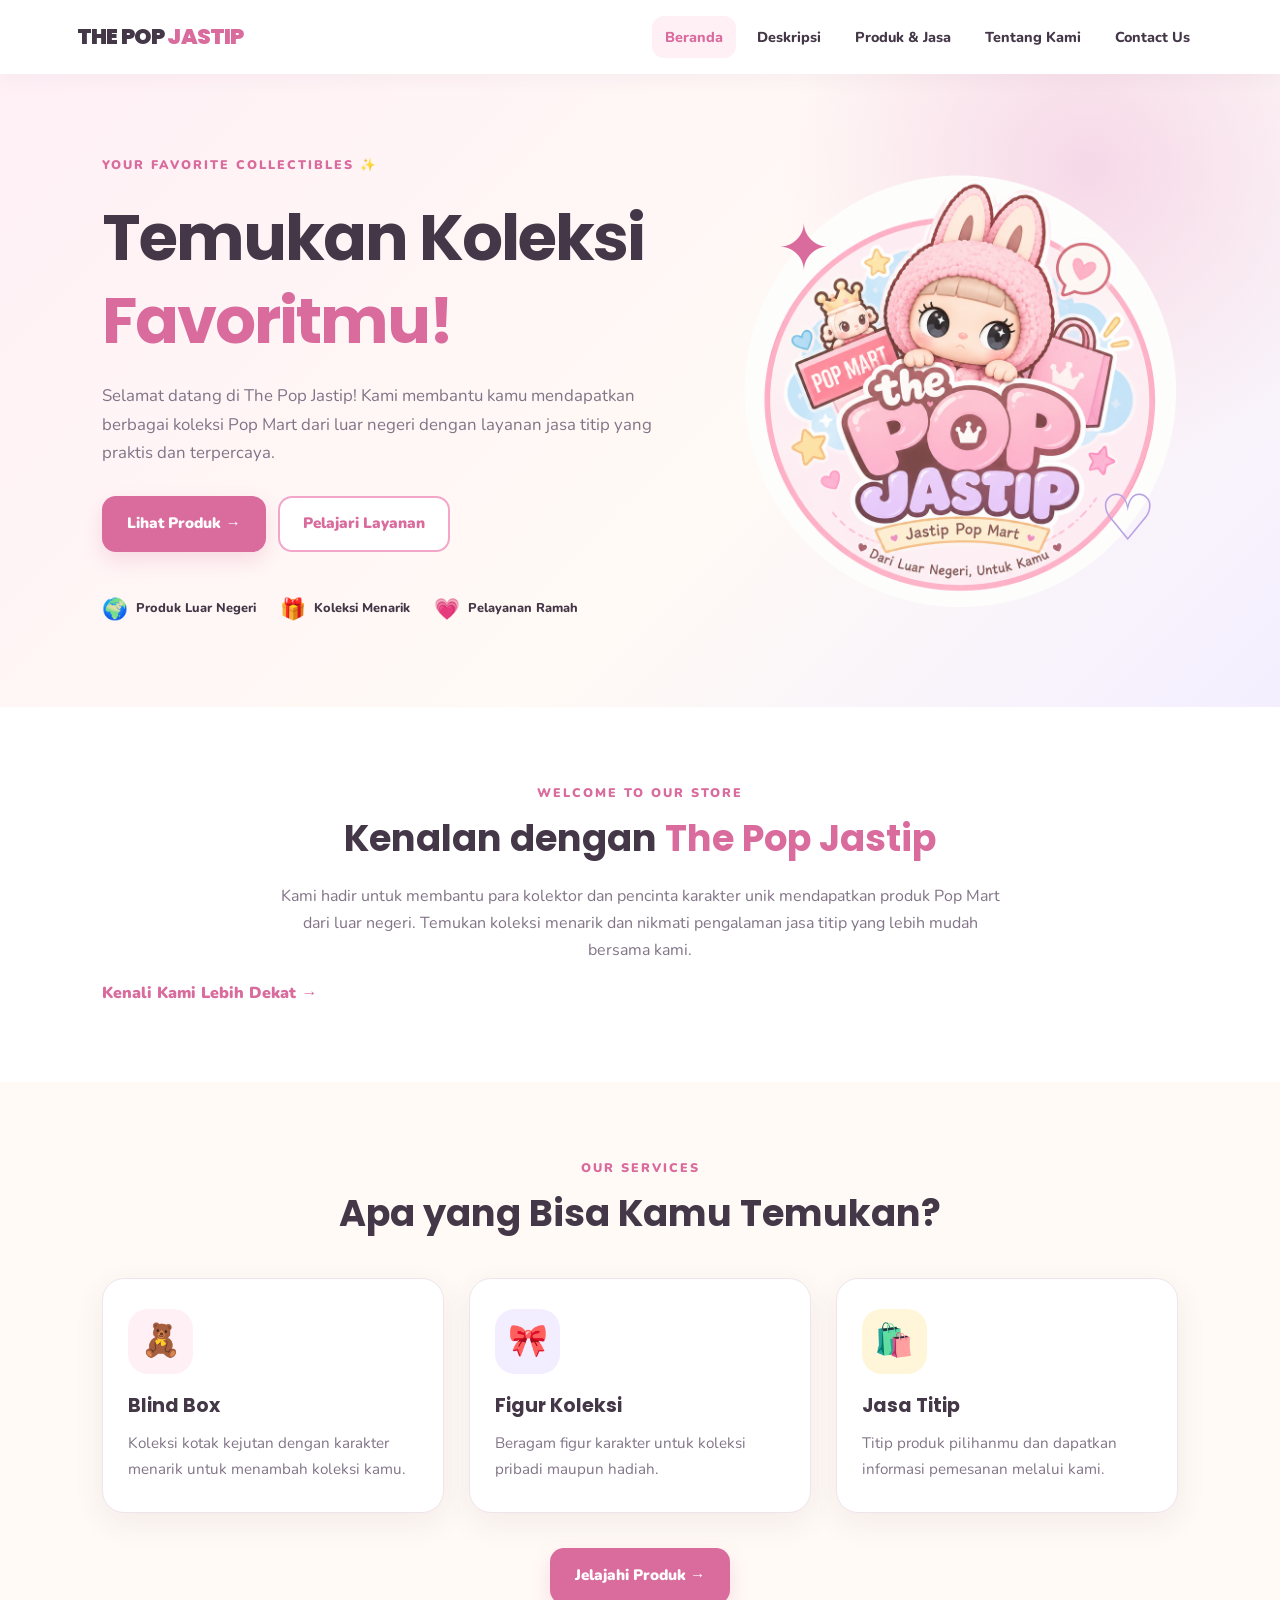
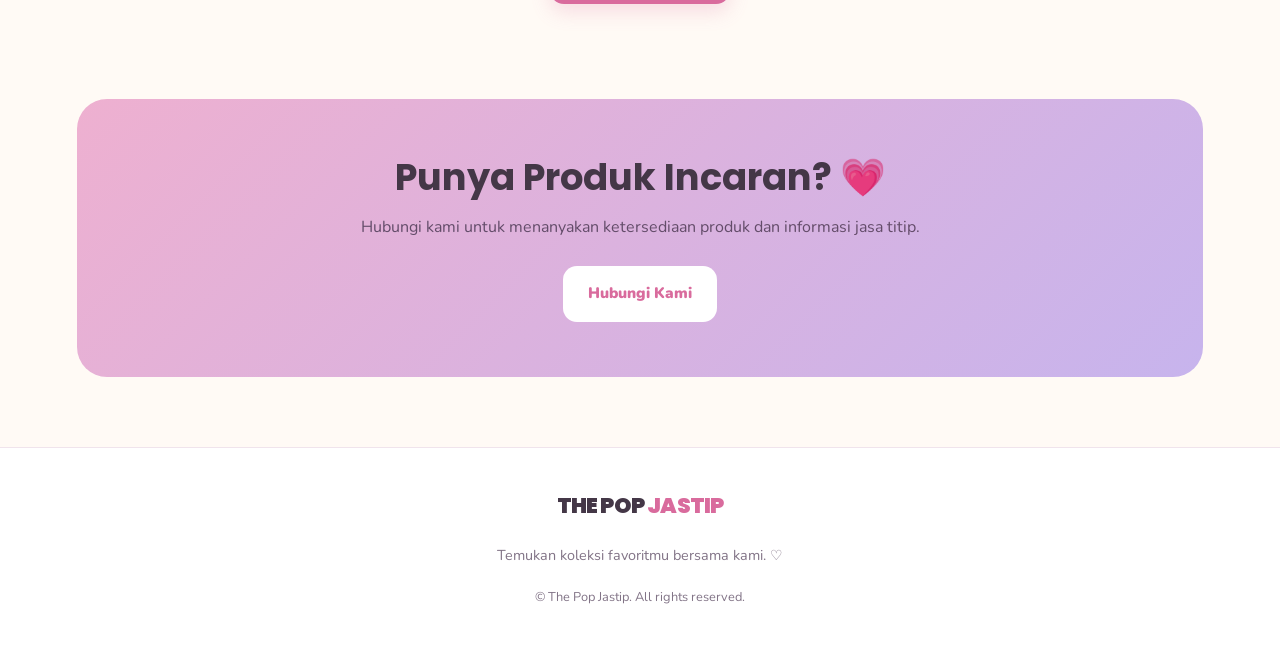
<file: index.html>
<!DOCTYPE html>
<html lang="id">
<head>
    <meta charset="UTF-8">
    <meta name="viewport" content="width=device-width, initial-scale=1.0">
    <title>The Pop Jastip | Beranda</title>
    <link rel="stylesheet" href="style.css">
    <script src="script.js" defer></script>
</head><script src="script.js"></script>
</body>
</html>
<body>

<header class="navbar">
    <a href="index.html" class="logo">THE POP <span>JASTIP</span></a>

    <button class="menu-toggle" id="menuToggle"
        aria-label="Buka menu navigasi"
        aria-expanded="false">☰</button>

    <nav class="nav-links" id="navLinks">
        <a href="index.html" class="active">Beranda</a>
        <a href="deskripsi.html">Deskripsi</a>
        <a href="produk.html">Produk & Jasa</a>
        <a href="tentang.html">Tentang Kami</a>
        <a href="kontak.html">Contact Us</a>
    </nav>
</header>

<main>
    <section class="hero">
        <div class="hero-content">
            <p class="label">YOUR FAVORITE COLLECTIBLES ✨</p>

            <h1>
                Temukan Koleksi<br>
                <span>Favoritmu!</span>
            </h1>

            <p class="hero-description">
                Selamat datang di The Pop Jastip!
                Kami membantu kamu mendapatkan berbagai
                koleksi Pop Mart dari luar negeri dengan
                layanan jasa titip yang praktis dan terpercaya.
            </p>

            <div class="hero-buttons">
                <a href="produk.html" class="btn btn-primary">
                    Lihat Produk →
                </a>

                <a href="deskripsi.html" class="btn btn-outline">
                    Pelajari Layanan
                </a>
            </div>

            <div class="hero-features">
                <div>
                    <strong>🌍</strong>
                    <span>Produk Luar Negeri</span>
                </div>

                <div>
                    <strong>🎁</strong>
                    <span>Koleksi Menarik</span>
                </div>

                <div>
                    <strong>💗</strong>
                    <span>Pelayanan Ramah</span>
                </div>
            </div>
        </div>

        <div class="hero-visual">
            <div class="decor decor-one">✦</div>
            <div class="decor decor-two">♡</div>

            
                <h2><img src="logo-bulat.png.png"
     alt="Logo The Pop Jastip"
     class="hero-logo"></h2>
            
            </div>
        </div>
    </section>

    <section class="section welcome-section">
        <p class="section-label">WELCOME TO OUR STORE</p>
        <h2>Kenalan dengan <span>The Pop Jastip</span></h2>

        <p class="section-description">
            Kami hadir untuk membantu para kolektor dan pencinta
            karakter unik mendapatkan produk Pop Mart dari luar negeri.
            Temukan koleksi menarik dan nikmati pengalaman jasa titip
            yang lebih mudah bersama kami.
        </p>

        <a href="tentang.html" class="text-link">
            Kenali Kami Lebih Dekat →
        </a>
    </section>

    <section class="section">
        <p class="section-label">OUR SERVICES</p>
        <h2>Apa yang Bisa Kamu Temukan?</h2>

        <div class="card-grid">
            <article class="info-card">
                <div class="card-icon">🧸</div>
                <h3>Blind Box</h3>
                <p>
                    Koleksi kotak kejutan dengan karakter
                    menarik untuk menambah koleksi kamu.
                </p>
            </article>

            <article class="info-card">
                <div class="card-icon">🎀</div>
                <h3>Figur Koleksi</h3>
                <p>
                    Beragam figur karakter untuk koleksi
                    pribadi maupun hadiah.
                </p>
            </article>

            <article class="info-card">
                <div class="card-icon">🛍️</div>
                <h3>Jasa Titip</h3>
                <p>
                    Titip produk pilihanmu dan dapatkan
                    informasi pemesanan melalui kami.
                </p>
            </article>
        </div>

        <div class="center-button">
            <a href="produk.html" class="btn btn-primary">
                Jelajahi Produk →
            </a>
        </div>
    </section>

    <section class="cta-section">
        <h2>Punya Produk Incaran? 💗</h2>
        <p>
            Hubungi kami untuk menanyakan ketersediaan
            produk dan informasi jasa titip.
        </p>
        <a href="kontak.html" class="btn btn-white">
            Hubungi Kami
        </a>
    </section>
</main>

<footer class="footer">
    <a href="index.html" class="logo">THE POP <span>JASTIP</span></a>
    <p>Temukan koleksi favoritmu bersama kami. ♡</p>
    <p class="copyright">
        &copy; <span id="currentYear"></span> The Pop Jastip.
        All rights reserved.
    </p>
</footer>

</body>
</html>
</file>
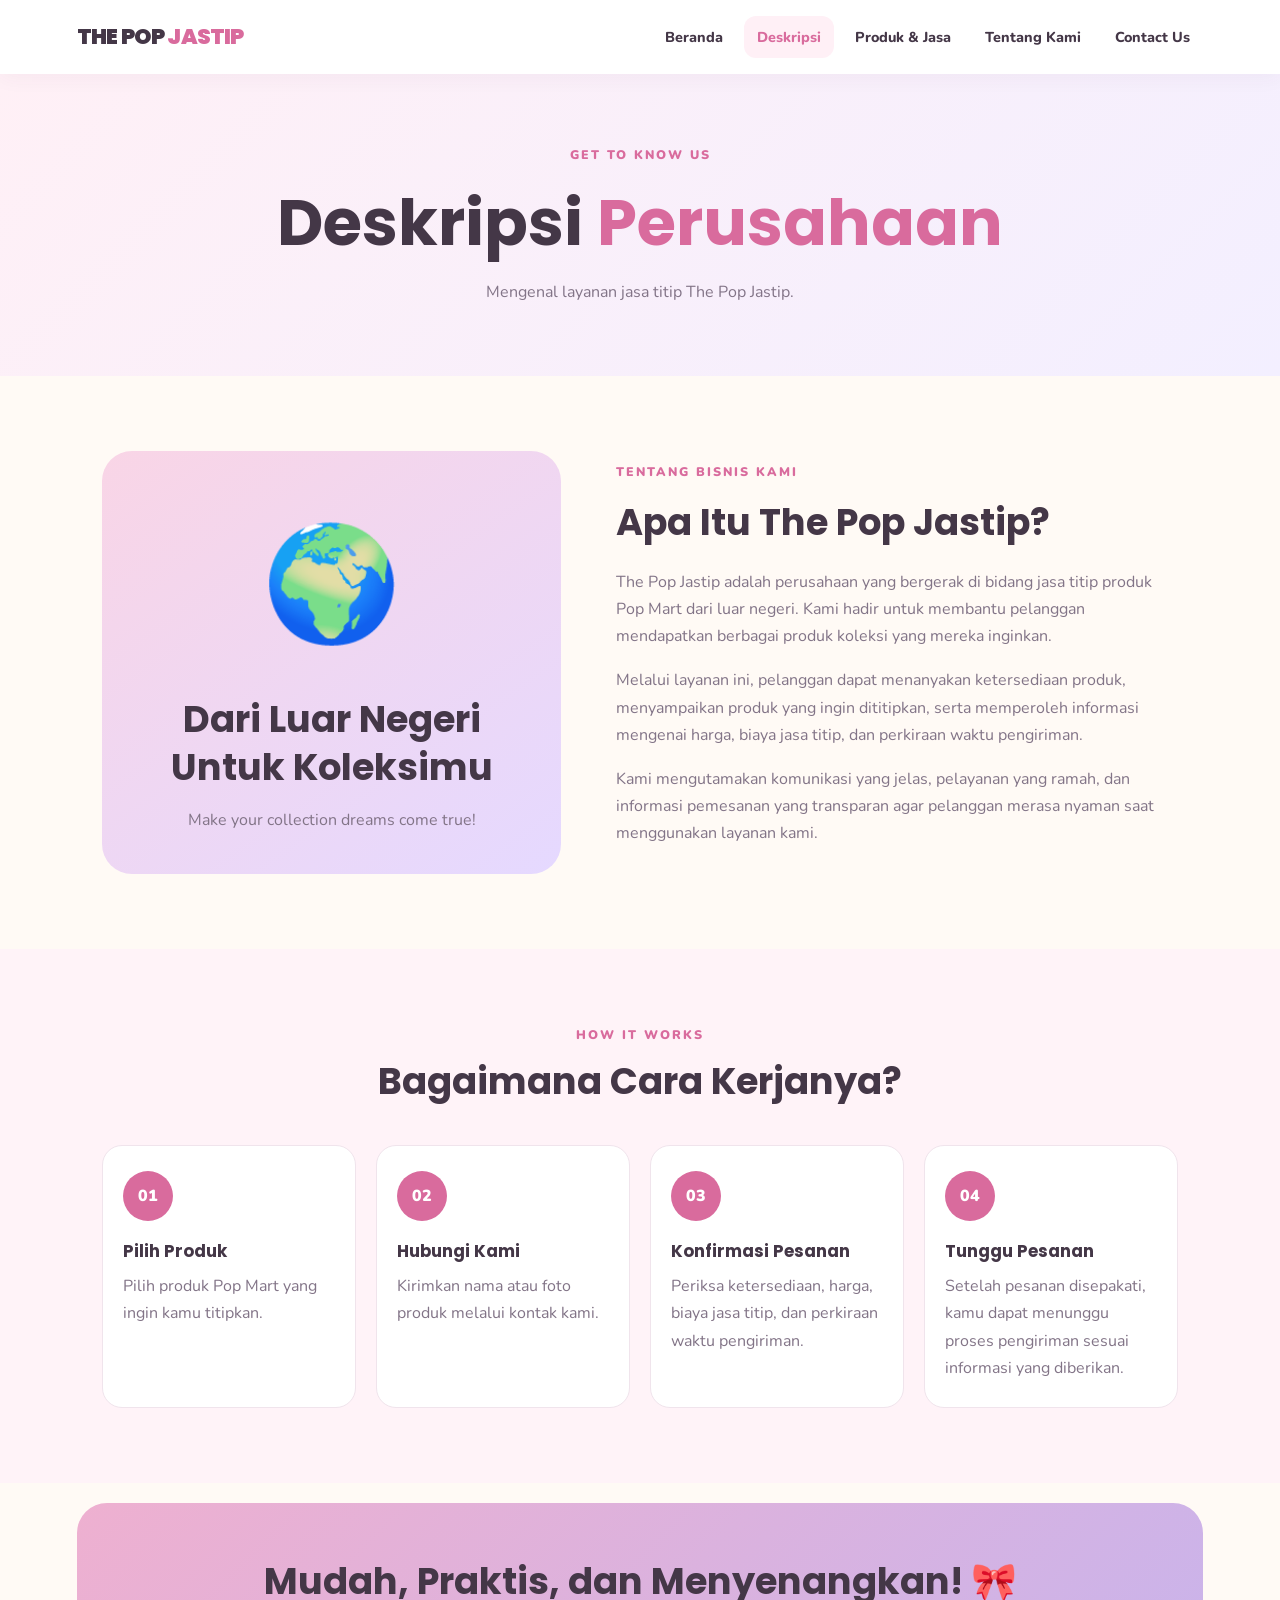
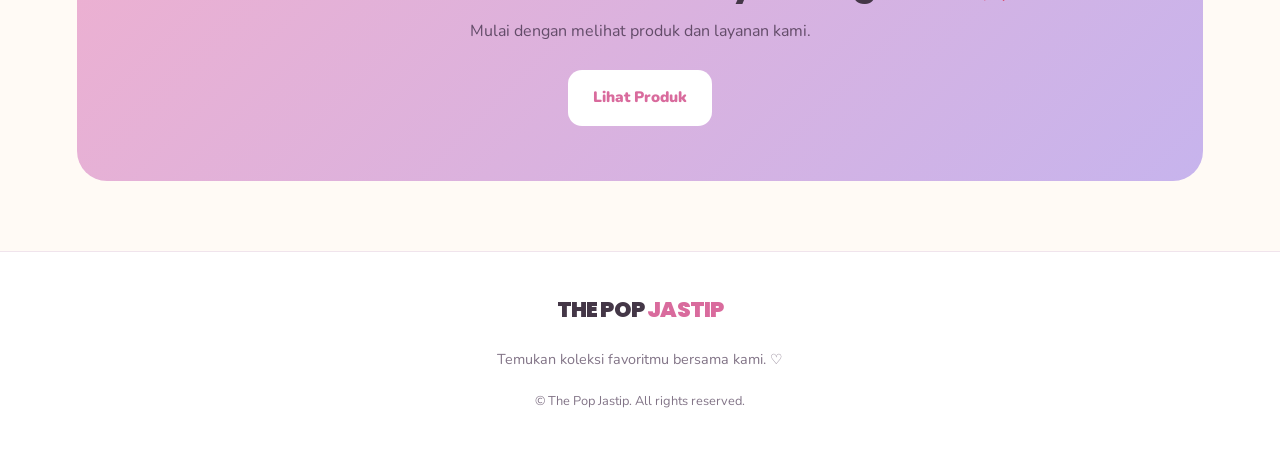
<file: deskripsi.html>
<!DOCTYPE html>
<html lang="id">
<head>
    <meta charset="UTF-8">
    <meta name="viewport" content="width=device-width, initial-scale=1.0">
    <title>The Pop Jastip | Deskripsi Perusahaan</title>
    <link rel="stylesheet" href="style.css">
    <script src="script.js" defer></script>
</head><script src="script.js"></script>
</body>
</html>
<body>

<header class="navbar">
    <a href="index.html" class="logo">THE POP <span>JASTIP</span></a>

    <button class="menu-toggle" id="menuToggle"
        aria-label="Buka menu navigasi"
        aria-expanded="false">☰</button>

    <nav class="nav-links" id="navLinks">
        <a href="index.html">Beranda</a>
        <a href="deskripsi.html" class="active">Deskripsi</a>
        <a href="produk.html">Produk & Jasa</a>
        <a href="tentang.html">Tentang Kami</a>
        <a href="kontak.html">Contact Us</a>
    </nav>
</header>

<main>
    <section class="page-banner">
        <p class="section-label">GET TO KNOW US</p>
        <h1>Deskripsi <span>Perusahaan</span></h1>
        <p>Mengenal layanan jasa titip The Pop Jastip.</p>
    </section>

    <section class="section two-column">
        <div class="illustration-box">
            <div class="big-emoji">🌍</div>
            <h2>Dari Luar Negeri<br>Untuk Koleksimu</h2>
            <p>Make your collection dreams come true!</p>
        </div>

        <div class="text-content">
            <p class="section-label">TENTANG BISNIS KAMI</p>
            <h2>Apa Itu The Pop Jastip?</h2>

            <p>
                The Pop Jastip adalah perusahaan yang bergerak
                di bidang jasa titip produk Pop Mart dari luar negeri.
                Kami hadir untuk membantu pelanggan mendapatkan
                berbagai produk koleksi yang mereka inginkan.
            </p>

            <p>
                Melalui layanan ini, pelanggan dapat menanyakan
                ketersediaan produk, menyampaikan produk yang ingin
                dititipkan, serta memperoleh informasi mengenai harga,
                biaya jasa titip, dan perkiraan waktu pengiriman.
            </p>

            <p>
                Kami mengutamakan komunikasi yang jelas, pelayanan
                yang ramah, dan informasi pemesanan yang transparan
                agar pelanggan merasa nyaman saat menggunakan layanan kami.
            </p>
        </div>
    </section>

    <section class="section soft-section">
        <p class="section-label">HOW IT WORKS</p>
        <h2>Bagaimana Cara Kerjanya?</h2>

        <div class="steps-grid">
            <article class="step-card">
                <div class="step-number">01</div>
                <h3>Pilih Produk</h3>
                <p>Pilih produk Pop Mart yang ingin kamu titipkan.</p>
            </article>

            <article class="step-card">
                <div class="step-number">02</div>
                <h3>Hubungi Kami</h3>
                <p>Kirimkan nama atau foto produk melalui kontak kami.</p>
            </article>

            <article class="step-card">
                <div class="step-number">03</div>
                <h3>Konfirmasi Pesanan</h3>
                <p>
                    Periksa ketersediaan, harga, biaya jasa titip,
                    dan perkiraan waktu pengiriman.
                </p>
            </article>

            <article class="step-card">
                <div class="step-number">04</div>
                <h3>Tunggu Pesanan</h3>
                <p>
                    Setelah pesanan disepakati, kamu dapat
                    menunggu proses pengiriman sesuai informasi
                    yang diberikan.
                </p>
            </article>
        </div>
    </section>

    <section class="cta-section">
        <h2>Mudah, Praktis, dan Menyenangkan! 🎀</h2>
        <p>Mulai dengan melihat produk dan layanan kami.</p>
        <a href="produk.html" class="btn btn-white">Lihat Produk</a>
    </section>
</main>

<footer class="footer">
    <a href="index.html" class="logo">THE POP <span>JASTIP</span></a>
    <p>Temukan koleksi favoritmu bersama kami. ♡</p>
    <p class="copyright">
        &copy; <span id="currentYear"></span> The Pop Jastip.
        All rights reserved.
    </p>
</footer>

</body>
</html>
</file>
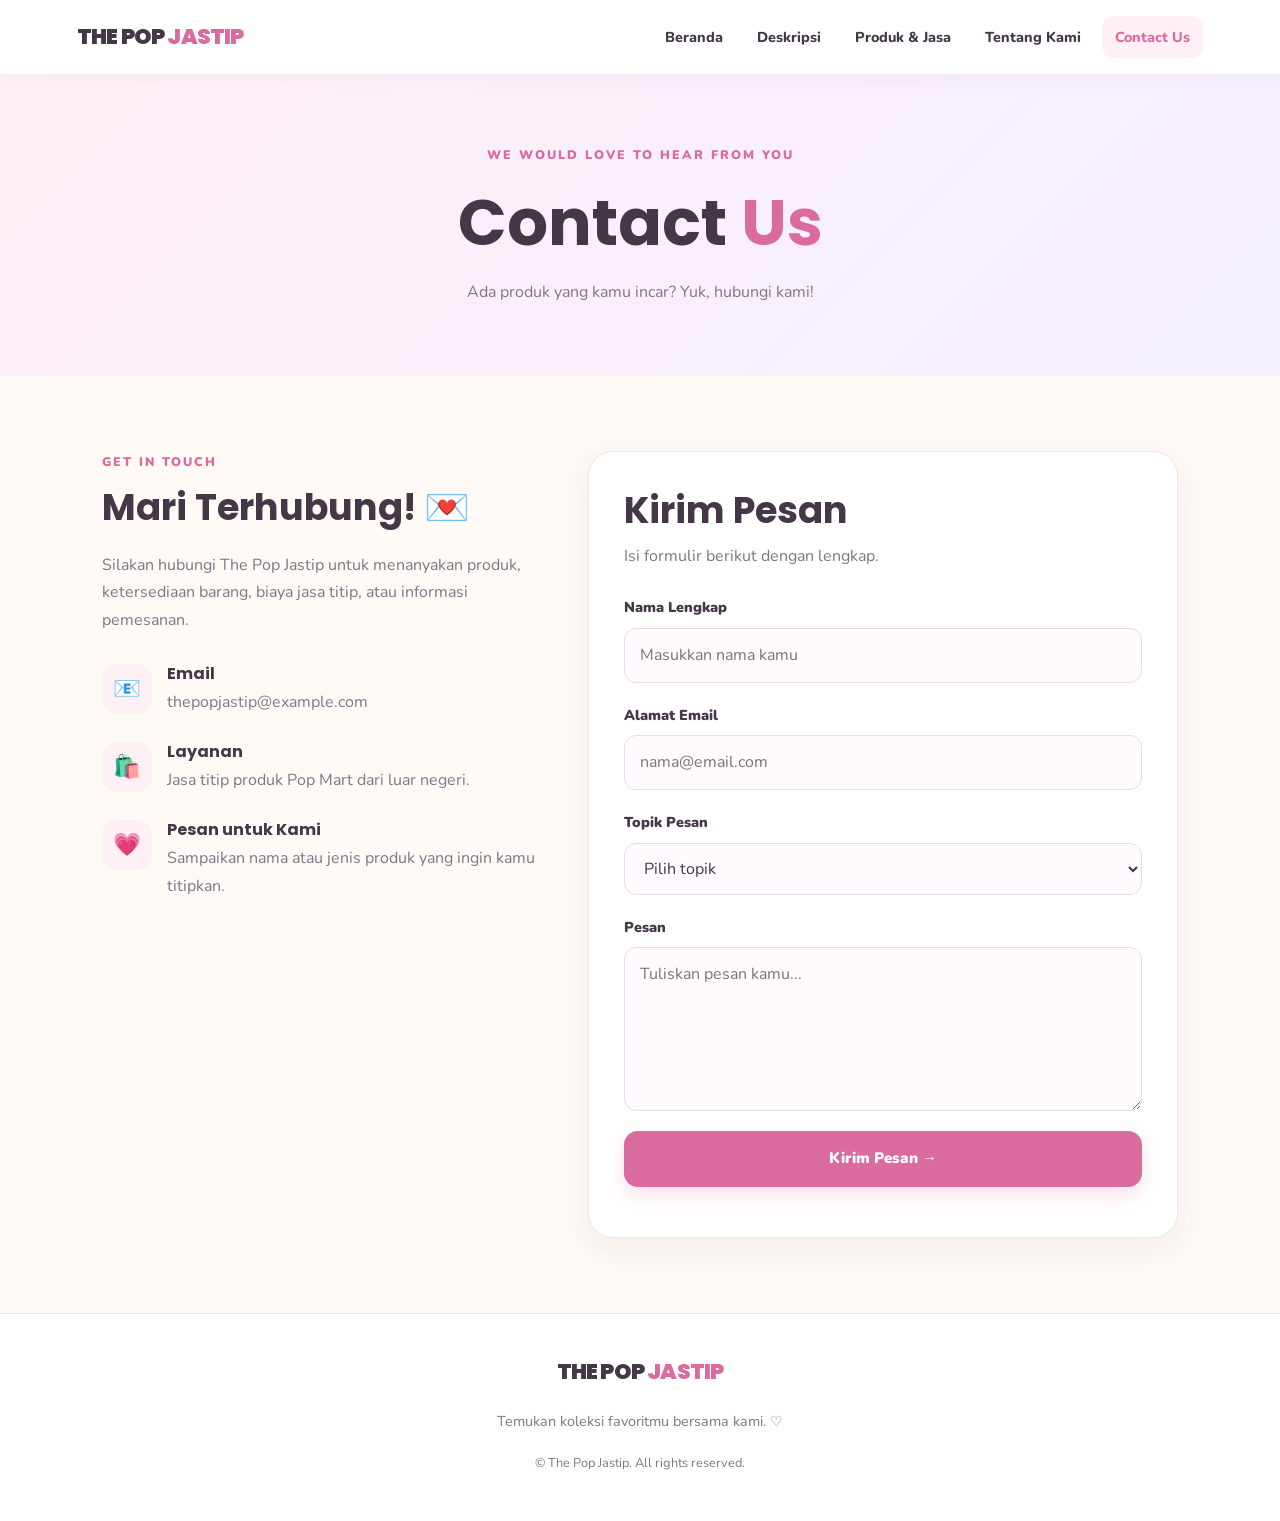
<file: kontak.html>
<!DOCTYPE html>
<html lang="id">
<head>
    <meta charset="UTF-8">
    <meta name="viewport" content="width=device-width, initial-scale=1.0">
    <title>The Pop Jastip | Contact Us</title>
    <link rel="stylesheet" href="style.css">
    <script src="script.js" defer></script>
</head> <script src="script.js"></script>
</body>
</html>
<body>

<header class="navbar">
    <a href="index.html" class="logo">THE POP <span>JASTIP</span></a>

    <button class="menu-toggle" id="menuToggle"
        aria-label="Buka menu navigasi"
        aria-expanded="false">☰</button>

    <nav class="nav-links" id="navLinks">
        <a href="index.html">Beranda</a>
        <a href="deskripsi.html">Deskripsi</a>
        <a href="produk.html">Produk & Jasa</a>
        <a href="tentang.html">Tentang Kami</a>
        <a href="kontak.html" class="active">Contact Us</a>
    </nav>
</header>

<main>
    <section class="page-banner">
        <p class="section-label">WE WOULD LOVE TO HEAR FROM YOU</p>
        <h1>Contact <span>Us</span></h1>
        <p>Ada produk yang kamu incar? Yuk, hubungi kami!</p>
    </section>

    <section class="section contact-layout">
        <div class="contact-info">
            <p class="section-label">GET IN TOUCH</p>
            <h2>Mari Terhubung! 💌</h2>

            <p>
                Silakan hubungi The Pop Jastip untuk menanyakan
                produk, ketersediaan barang, biaya jasa titip,
                atau informasi pemesanan.
            </p>

            <div class="contact-item">
                <span>📧</span>
                <div>
                    <h3>Email</h3>
                    <p>thepopjastip@example.com</p>
                </div>
            </div>

            <div class="contact-item">
                <span>🛍️</span>
                <div>
                    <h3>Layanan</h3>
                    <p>Jasa titip produk Pop Mart dari luar negeri.</p>
                </div>
            </div>

            <div class="contact-item">
                <span>💗</span>
                <div>
                    <h3>Pesan untuk Kami</h3>
                    <p>
                        Sampaikan nama atau jenis produk yang
                        ingin kamu titipkan.
                    </p>
                </div>
            </div>
        </div>

        <div class="contact-form-box">
            <h2>Kirim Pesan</h2>
            <p>Isi formulir berikut dengan lengkap.</p>

            <form id="contactForm">
                <div class="form-group">
                    <label for="nama">Nama Lengkap</label>
                    <input
                        type="text"
                        id="nama"
                        name="nama"
                        placeholder="Masukkan nama kamu"
                        required>
                </div>

                <div class="form-group">
                    <label for="email">Alamat Email</label>
                    <input
                        type="email"
                        id="email"
                        name="email"
                        placeholder="nama@email.com"
                        required>
                </div>

                <div class="form-group">
                    <label for="topik">Topik Pesan</label>
                    <select id="topik" name="topik" required>
                        <option value="">Pilih topik</option>
                        <option value="Tanya Produk">Tanya Produk</option>
                        <option value="Jasa Titip">Jasa Titip</option>
                        <option value="Informasi Harga">Informasi Harga</option>
                        <option value="Informasi Pengiriman">Informasi Pengiriman</option>
                        <option value="Lainnya">Lainnya</option>
                    </select>
                </div>

                <div class="form-group">
                    <label for="pesan">Pesan</label>
                    <textarea
                        id="pesan"
                        name="pesan"
                        rows="5"
                        placeholder="Tuliskan pesan kamu..."
                        required></textarea>
                </div>

                <button type="submit" class="btn btn-primary submit-btn">
                    Kirim Pesan →
                </button>

                <p id="formMessage" class="form-message"
                    role="status" aria-live="polite"></p>
            </form>
        </div>
    </section>
</main>

<footer class="footer">
    <a href="index.html" class="logo">THE POP <span>JASTIP</span></a>
    <p>Temukan koleksi favoritmu bersama kami. ♡</p>
    <p class="copyright">
        &copy; <span id="currentYear"></span> The Pop Jastip.
        All rights reserved.
    </p>
</footer>

</body>
</html>
</file>
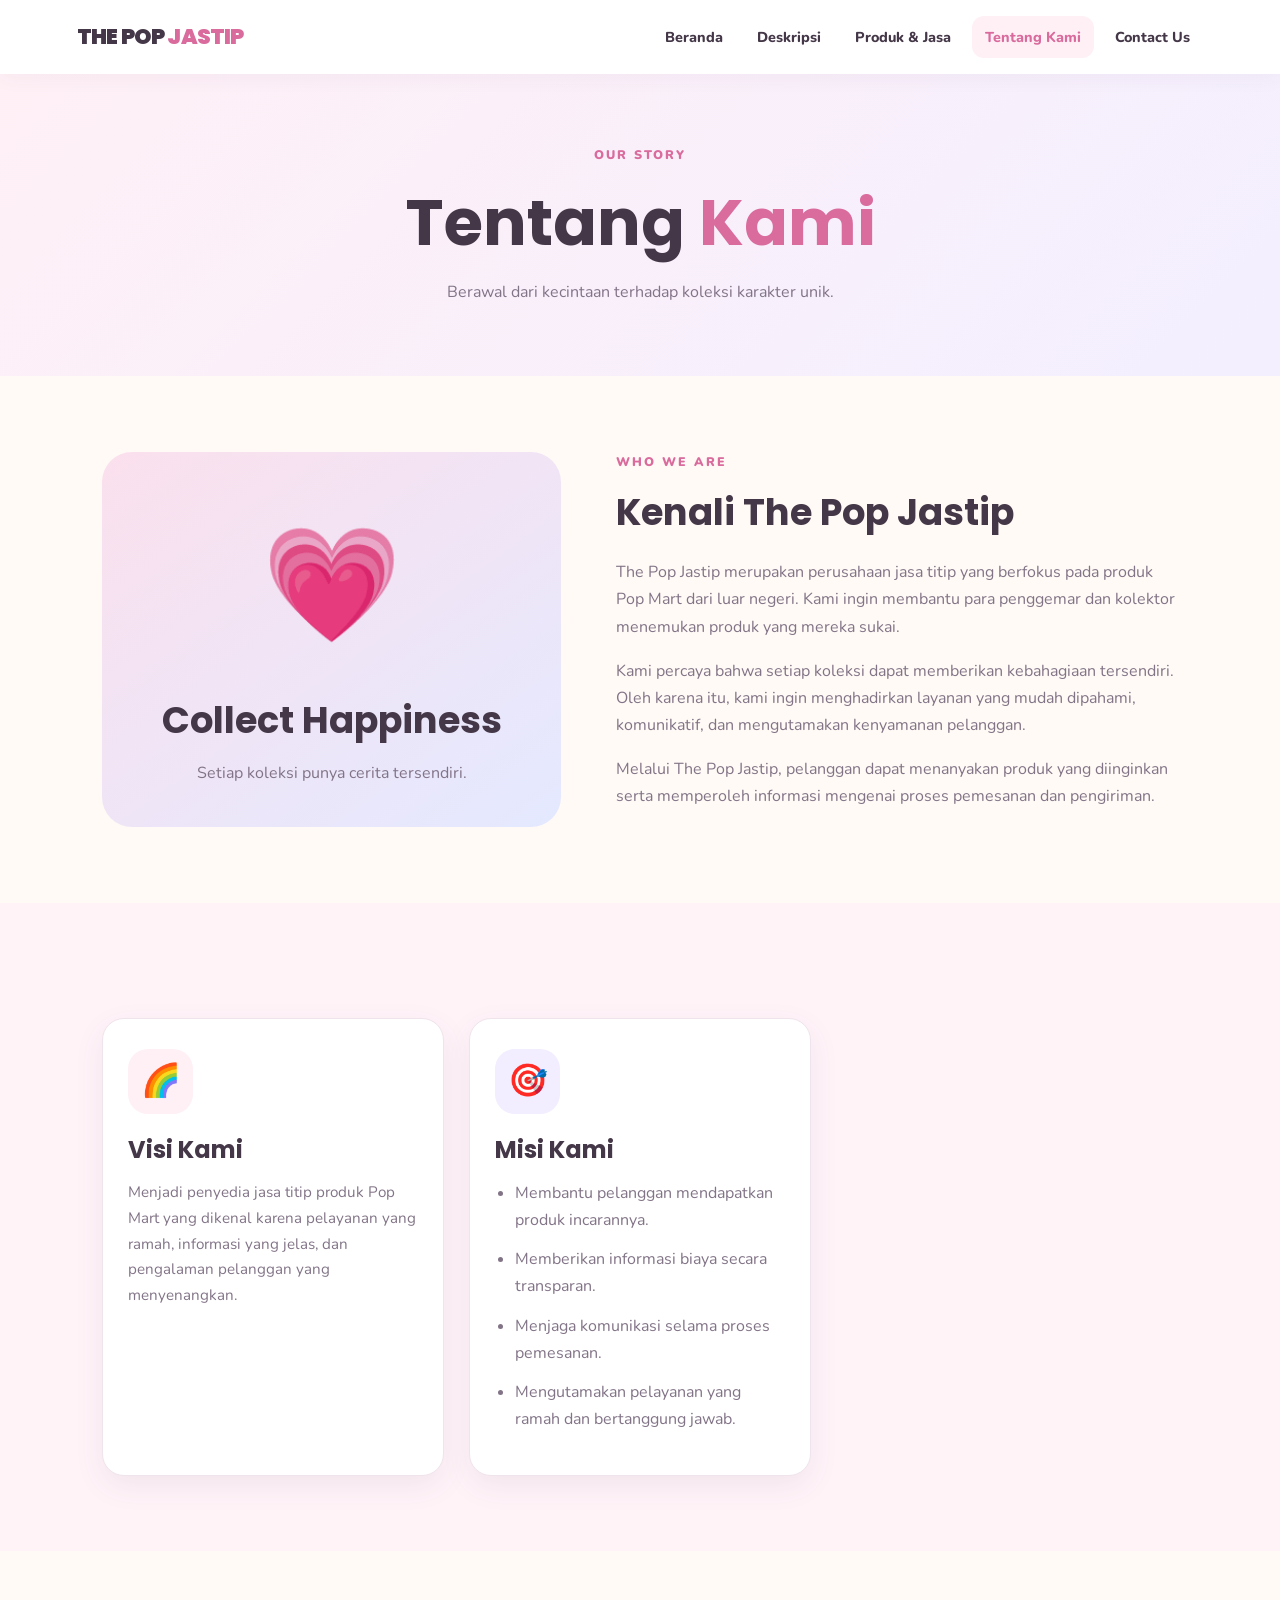
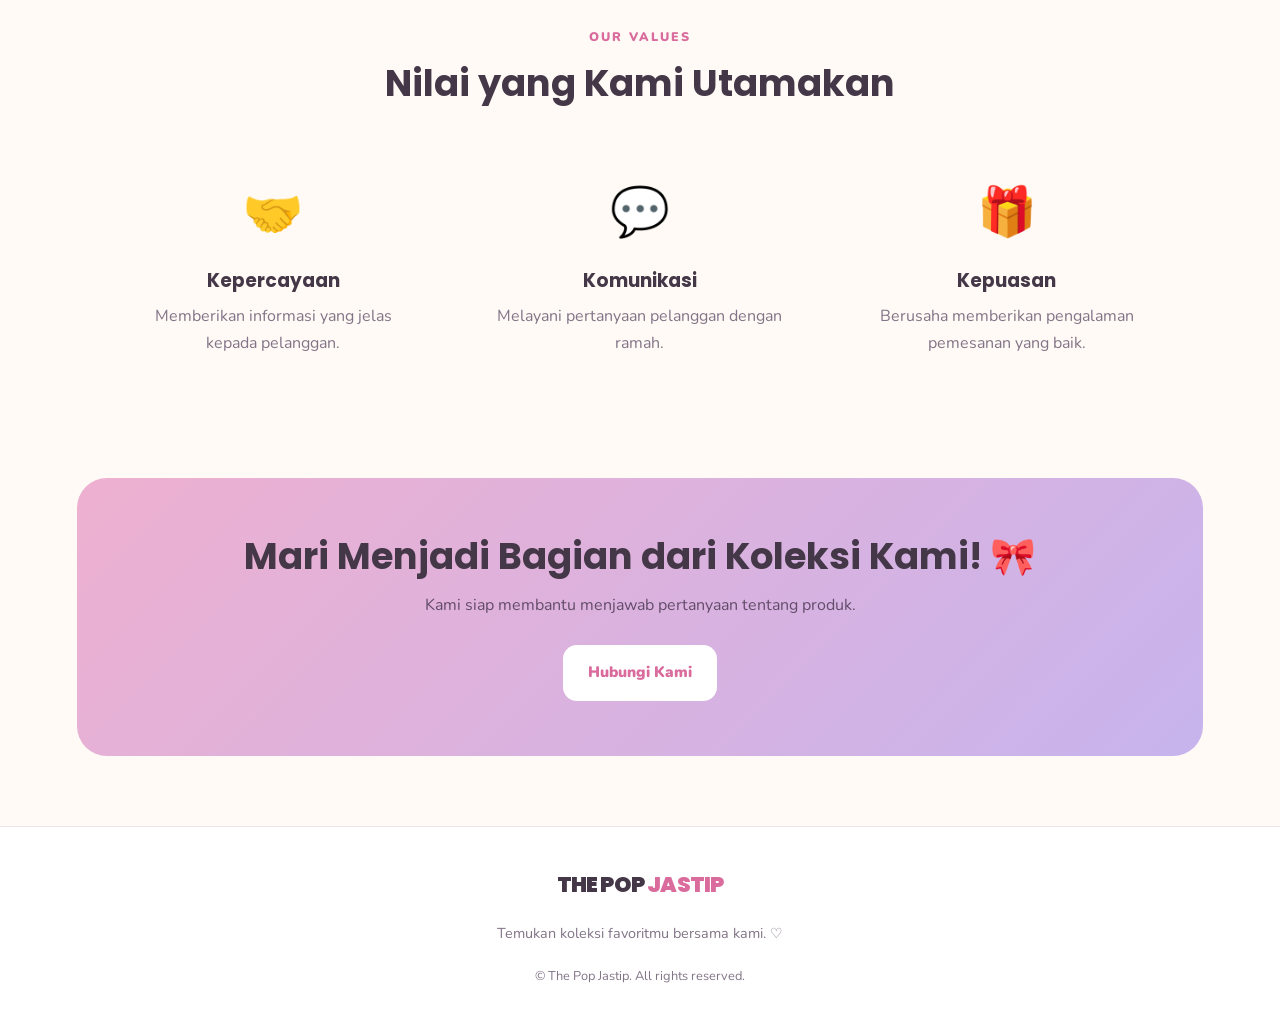
<file: tentang.html>
<!DOCTYPE html>
<html lang="id">
<head>
    <meta charset="UTF-8">
    <meta name="viewport" content="width=device-width, initial-scale=1.0">
    <title>The Pop Jastip | Tentang Kami</title>
    <link rel="stylesheet" href="style.css">
    <script src="script.js" defer></script>
</head><script src="script.js"></script>
</body>
</html>
<body>

<header class="navbar">
    <a href="index.html" class="logo">THE POP <span>JASTIP</span></a>

    <button class="menu-toggle" id="menuToggle"
        aria-label="Buka menu navigasi"
        aria-expanded="false">☰</button>

    <nav class="nav-links" id="navLinks">
        <a href="index.html">Beranda</a>
        <a href="deskripsi.html">Deskripsi</a>
        <a href="produk.html">Produk & Jasa</a>
        <a href="tentang.html" class="active">Tentang Kami</a>
        <a href="kontak.html">Contact Us</a>
    </nav>
</header>

<main>
    <section class="page-banner">
        <p class="section-label">OUR STORY</p>
        <h1>Tentang <span>Kami</span></h1>
        <p>Berawal dari kecintaan terhadap koleksi karakter unik.</p>
    </section>

    <section class="section two-column">
        <div class="illustration-box about-illustration">
            <div class="big-emoji">💗</div>
            <h2>Collect Happiness</h2>
            <p>Setiap koleksi punya cerita tersendiri.</p>
        </div>

        <div class="text-content">
            <p class="section-label">WHO WE ARE</p>
            <h2>Kenali The Pop Jastip</h2>

            <p>
                The Pop Jastip merupakan perusahaan jasa titip
                yang berfokus pada produk Pop Mart dari luar negeri.
                Kami ingin membantu para penggemar dan kolektor
                menemukan produk yang mereka sukai.
            </p>

            <p>
                Kami percaya bahwa setiap koleksi dapat memberikan
                kebahagiaan tersendiri. Oleh karena itu, kami ingin
                menghadirkan layanan yang mudah dipahami, komunikatif,
                dan mengutamakan kenyamanan pelanggan.
            </p>

            <p>
                Melalui The Pop Jastip, pelanggan dapat menanyakan
                produk yang diinginkan serta memperoleh informasi
                mengenai proses pemesanan dan pengiriman.
            </p>
        </div>
    </section>

    <section class="section soft-section">
        <div class="card-grid">
            <article class="info-card vision-card">
                <div class="card-icon">🌈</div>
                <h2>Visi Kami</h2>
                <p>
                    Menjadi penyedia jasa titip produk Pop Mart
                    yang dikenal karena pelayanan yang ramah,
                    informasi yang jelas, dan pengalaman pelanggan
                    yang menyenangkan.
                </p>
            </article>

            <article class="info-card vision-card">
                <div class="card-icon">🎯</div>
                <h2>Misi Kami</h2>
                <ul class="mission-list">
                    <li>Membantu pelanggan mendapatkan produk incarannya.</li>
                    <li>Memberikan informasi biaya secara transparan.</li>
                    <li>Menjaga komunikasi selama proses pemesanan.</li>
                    <li>Mengutamakan pelayanan yang ramah dan bertanggung jawab.</li>
                </ul>
            </article>
        </div>
    </section>

    <section class="section">
        <p class="section-label">OUR VALUES</p>
        <h2>Nilai yang Kami Utamakan</h2>

        <div class="values-grid">
            <div class="value-item">
                <span>🤝</span>
                <h3>Kepercayaan</h3>
                <p>Memberikan informasi yang jelas kepada pelanggan.</p>
            </div>

            <div class="value-item">
                <span>💬</span>
                <h3>Komunikasi</h3>
                <p>Melayani pertanyaan pelanggan dengan ramah.</p>
            </div>

            <div class="value-item">
                <span>🎁</span>
                <h3>Kepuasan</h3>
                <p>Berusaha memberikan pengalaman pemesanan yang baik.</p>
            </div>
        </div>
    </section>

    <section class="cta-section">
        <h2>Mari Menjadi Bagian dari Koleksi Kami! 🎀</h2>
        <p>Kami siap membantu menjawab pertanyaan tentang produk.</p>
        <a href="kontak.html" class="btn btn-white">Hubungi Kami</a>
    </section>
</main>

<footer class="footer">
    <a href="index.html" class="logo">THE POP <span>JASTIP</span></a>
    <p>Temukan koleksi favoritmu bersama kami. ♡</p>
    <p class="copyright">
        &copy; <span id="currentYear"></span> The Pop Jastip.
        All rights reserved.
    </p>
</footer>

</body>
</html>
</file>
<file: style.css>
/* =====================================
   THE POP JASTIP - MAIN STYLESHEET
===================================== */

@import url('https://fonts.googleapis.com/css2?family=Nunito:wght@400;500;600;700;800;900&family=Poppins:wght@400;500;600;700;800&display=swap');

:root {
    --pink: #f3a6c8;
    --pink-dark: #d96b9d;
    --pink-light: #fff0f6;
    --purple: #b8a1e3;
    --purple-light: #f2edff;
    --yellow: #ffe7a3;
    --blue-light: #e4f3ff;
    --cream: #fffaf5;
    --white: #ffffff;
    --text: #443747;
    --text-light: #827487;
    --border: #f0e4ec;
    --shadow: 0 10px 30px rgba(100, 65, 100, 0.08);
    --radius: 22px;
}

/* RESET */

* {
    margin: 0;
    padding: 0;
    box-sizing: border-box;
}

html {
    scroll-behavior: smooth;
    scroll-padding-top: 100px;
}

body {
    font-family: 'Nunito', sans-serif;
    color: var(--text);
    background: var(--cream);
    line-height: 1.7;
}

a {
    color: inherit;
    text-decoration: none;
}

button,
input,
select,
textarea {
    font: inherit;
}

button,
a {
    -webkit-tap-highlight-color: transparent;
}

img {
    max-width: 100%;
    display: block;
}

h1,
h2,
h3 {
    font-family: 'Poppins', sans-serif;
    line-height: 1.3;
}

h1 {
    font-size: clamp(2.2rem, 5vw, 4rem);
}

h2 {
    font-size: clamp(1.6rem, 3vw, 2.3rem);
}

p {
    color: var(--text-light);
}

/* NAVIGATION */

.navbar {
    position: sticky;
    top: 0;
    z-index: 1000;

    display: flex;
    align-items: center;
    justify-content: space-between;
    gap: 24px;

    padding: 16px 6%;
    background: rgba(255, 255, 255, 0.96);
    backdrop-filter: blur(12px);

    box-shadow: 0 3px 20px rgba(80, 50, 80, 0.05);
}

.logo {
    font-family: 'Poppins', sans-serif;
    font-size: 1.35rem;
    font-weight: 900;
    letter-spacing: -0.8px;
    color: var(--text);
    white-space: nowrap;
}

.logo span {
    color: var(--pink-dark);
}

.nav-links {
    display: flex;
    align-items: center;
    gap: 8px;
}

.nav-links a {
    padding: 9px 13px;
    border-radius: 12px;
    font-size: 0.9rem;
    font-weight: 800;
    transition: 0.25s;
}

.nav-links a:hover,
.nav-links a.active {
    color: var(--pink-dark);
    background: var(--pink-light);
}

.menu-toggle {
    display: none;
    border: none;
    background: var(--pink-light);
    color: var(--pink-dark);
    border-radius: 12px;
    padding: 8px 13px;
    font-size: 1.5rem;
    cursor: pointer;
}

/* BUTTONS */

.btn {
    display: inline-flex;
    justify-content: center;
    align-items: center;
    gap: 8px;

    padding: 13px 23px;
    border: 2px solid transparent;
    border-radius: 14px;

    font-size: 0.95rem;
    font-weight: 900;
    text-align: center;

    cursor: pointer;
    transition: transform 0.25s, box-shadow 0.25s,
                background 0.25s;
}

.btn:hover {
    transform: translateY(-3px);
}

.btn-primary {
    background: var(--pink-dark);
    color: var(--white);
    box-shadow: 0 8px 20px rgba(217, 107, 157, 0.2);
}

.btn-primary:hover {
    background: #c9558a;
    box-shadow: 0 12px 25px rgba(217, 107, 157, 0.3);
}

.btn-outline {
    border-color: var(--pink);
    color: var(--pink-dark);
    background: var(--white);
}

.btn-outline:hover {
    background: var(--pink-light);
}

.btn-white {
    color: var(--pink-dark);
    background: var(--white);
}

.btn-white:hover {
    box-shadow: 0 8px 20px rgba(80, 50, 80, 0.12);
}

.text-link {
    display: inline-block;
    margin-top: 15px;
    color: var(--pink-dark);
    font-weight: 900;
}

.text-link:hover {
    text-decoration: underline;
}

/* HOMEPAGE HERO */

.hero {
    display: grid;
    grid-template-columns: 1.15fr 0.85fr;
    align-items: center;
    gap: 50px;

    padding: 80px 8%;
    overflow: hidden;

    background:
        radial-gradient(circle at 85% 15%, #f6d8e8 0, transparent 25%),
        linear-gradient(135deg, #fff0f6, #fffaf5 60%, #f4efff);
}

.hero-content {
    max-width: 650px;
}

.label,
.section-label {
    color: var(--pink-dark);
    font-size: 0.78rem;
    font-weight: 900;
    letter-spacing: 2px;
}

.hero h1 {
    margin: 20px 0;
    letter-spacing: -2px;
}

.hero h1 span,
.page-banner h1 span {
    color: var(--pink-dark);
}

.hero-description {
    max-width: 550px;
    margin-bottom: 28px;
    font-size: 1.05rem;
}

.hero-buttons {
    display: flex;
    flex-wrap: wrap;
    gap: 12px;
}

.hero-features {
    display: flex;
    flex-wrap: wrap;
    gap: 24px;
    margin-top: 40px;
}

.hero-features div {
    display: flex;
    align-items: center;
    gap: 8px;
}

.hero-features strong {
    font-size: 1.3rem;
}

.hero-features span {
    font-size: 0.8rem;
    font-weight: 800;
}

.hero-visual {
    position: relative;
    display: flex;
    align-items: center;
    justify-content: center;
    min-height: 390px;
}

.hero-card {
    position: relative;
    z-index: 1;

    width: min(100%, 330px);
    padding: 35px 25px;
    text-align: center;

    border: 5px solid rgba(255, 255, 255, 0.8);
    border-radius: 35px;

    background: linear-gradient(145deg, #f8c6df, #e5d7ff);
    box-shadow: 0 25px 50px rgba(120, 80, 130, 0.15);

    transform: rotate(3deg);
}

.hero-emoji {
    font-size: 7rem;
    margin-bottom: 10px;
    filter: drop-shadow(0 10px 10px rgba(80, 50, 80, 0.12));
}

.hero-card-label {
    color: #9e5480;
    font-size: 0.7rem;
    font-weight: 900;
    letter-spacing: 2px;
}

.hero-card h2 {
    margin: 10px 0;
    font-size: 1.5rem;
}

.hero-sticker {
    display: inline-block;
    margin-top: 20px;
    padding: 8px 13px;

    color: #92547d;
    background: white;
    border-radius: 30px;

    font-size: 0.7rem;
    font-weight: 900;
    letter-spacing: 1px;
}

.decor {
    position: absolute;
    color: var(--pink-dark);
    font-size: 4rem;
}

.decor-one {
    top: 5%;
    left: 8%;
}

.decor-two {
    right: 5%;
    bottom: 8%;
    color: var(--purple);
}

/* SECTION GENERAL */

.section {
    padding: 75px 8%;
}

.section > .section-label,
.section > h2 {
    text-align: center;
}

.section > h2 {
    margin: 12px 0 20px;
}

.section > h2 span {
    color: var(--pink-dark);
}

.section-description {
    max-width: 720px;
    margin: 0 auto;
    text-align: center;
}

.welcome-section {
    background: var(--white);
}

.center-button {
    margin-top: 35px;
    text-align: center;
}

/* GENERAL CARDS */

.card-grid {
    display: grid;
    grid-template-columns: repeat(3, minmax(0, 1fr));
    gap: 25px;
    margin-top: 40px;
}

.info-card {
    padding: 30px 25px;
    border: 1px solid var(--border);
    border-radius: var(--radius);
    background: var(--white);
    box-shadow: var(--shadow);

    transition: transform 0.25s, box-shadow 0.25s;
}

.info-card:hover,
.product-card:hover {
    transform: translateY(-6px);
    box-shadow: 0 18px 35px rgba(100, 65, 100, 0.12);
}

.card-icon {
    display: grid;
    place-items: center;

    width: 65px;
    height: 65px;
    margin-bottom: 20px;

    border-radius: 20px;
    background: var(--pink-light);
    font-size: 2rem;
}

.info-card:nth-child(2) .card-icon {
    background: var(--purple-light);
}

.info-card:nth-child(3) .card-icon {
    background: #fff5d8;
}

.info-card h3 {
    margin-bottom: 12px;
    font-size: 1.2rem;
}

.info-card p {
    font-size: 0.95rem;
}

/* CALL TO ACTION */

.cta-section {
    margin: 20px 6% 70px;
    padding: 55px 25px;

    text-align: center;
    border-radius: 30px;

    background: linear-gradient(135deg, #eeb0d0, #c7b4ed);
}

.cta-section h2 {
    margin-bottom: 12px;
    color: var(--text);
}

.cta-section p {
    margin-bottom: 25px;
    color: #634c69;
}

/* PAGE BANNER */

.page-banner {
    padding: 70px 8%;
    text-align: center;

    background: linear-gradient(135deg, #fff0f6, #f3efff);
}

.page-banner h1 {
    margin: 15px 0;
}

.page-banner > p:last-child {
    font-size: 1rem;
}

/* TWO COLUMN LAYOUT */

.two-column {
    display: grid;
    grid-template-columns: 0.9fr 1.1fr;
    align-items: center;
    gap: 55px;
}

.illustration-box {
    padding: 40px 25px;
    text-align: center;

    border-radius: 30px;
    background: linear-gradient(145deg, #f9d5e6, #e5d9ff);
}

.illustration-box h2 {
    margin: 15px 0;
}

.illustration-box .big-emoji {
    font-size: 7rem;
}

.text-content h2 {
    margin: 12px 0 22px;
}

.text-content p {
    margin-bottom: 17px;
}

.about-illustration {
    background: linear-gradient(145deg, #fbe0ed, #e4e9ff);
}

/* HOW IT WORKS */

.soft-section {
    background: #fff3f8;
}

.steps-grid {
    display: grid;
    grid-template-columns: repeat(4, minmax(0, 1fr));
    gap: 20px;
    margin-top: 40px;
}

.step-card {
    padding: 25px 20px;
    border: 1px solid var(--border);
    border-radius: 20px;
    background: var(--white);
}

.step-number {
    display: grid;
    place-items: center;

    width: 50px;
    height: 50px;
    margin-bottom: 20px;

    border-radius: 50%;
    color: var(--white);
    background: var(--pink-dark);

    font-weight: 900;
}

.step-card h3 {
    margin-bottom: 10px;
    font-size: 1.05rem;
}

/* PRODUCTS */

.product-intro {
    max-width: 720px;
    margin: 0 auto 35px;
    text-align: center;
}

.product-grid {
    display: grid;
    grid-template-columns: repeat(2, minmax(0, 1fr));
    gap: 28px;
}

.product-card {
    overflow: hidden;
    border: 1px solid var(--border);
    border-radius: 25px;
    background: var(--white);
    box-shadow: var(--shadow);
    transition: transform 0.25s, box-shadow 0.25s;
}

.product-visual {
    display: grid;
    place-items: center;
    min-height: 220px;
    font-size: 6rem;
}

.pink-bg {
    background: linear-gradient(135deg, #ffe0ed, #f9c3dd);
}

.purple-bg {
    background: linear-gradient(135deg, #eee5ff, #d8c7ff);
}

.yellow-bg {
    background: linear-gradient(135deg, #fff4cc, #ffe5a4);
}

.blue-bg {
    background: linear-gradient(135deg, #e2f5ff, #c7e6ff);
}

.product-info {
    padding: 25px;
}

.product-tag {
    color: var(--pink-dark);
    font-size: 0.72rem;
    font-weight: 900;
    letter-spacing: 1px;
}

.product-info h3 {
    margin: 10px 0;
}

.product-info p {
    margin-bottom: 8px;
}

/* VISION AND MISSION */

.vision-card h2 {
    margin-bottom: 15px;
    font-size: 1.5rem;
}

.mission-list {
    padding-left: 20px;
    color: var(--text-light);
}

.mission-list li {
    margin-bottom: 12px;
}

/* COMPANY VALUES */

.values-grid {
    display: grid;
    grid-template-columns: repeat(3, minmax(0, 1fr));
    gap: 25px;
    margin-top: 40px;
    text-align: center;
}

.value-item {
    padding: 25px;
}

.value-item span {
    display: block;
    margin-bottom: 15px;
    font-size: 3rem;
}

.value-item h3 {
    margin-bottom: 10px;
}

/* CONTACT */

.contact-layout {
    display: grid;
    grid-template-columns: 0.85fr 1.15fr;
    align-items: start;
    gap: 50px;
}

.contact-info h2 {
    margin: 12px 0 20px;
}

.contact-info > p:not(.section-label) {
    margin-bottom: 30px;
}

.contact-item {
    display: flex;
    align-items: flex-start;
    gap: 15px;
    margin: 25px 0;
}

.contact-item > span {
    display: grid;
    place-items: center;
    flex-shrink: 0;

    width: 50px;
    height: 50px;
    border-radius: 15px;
    background: var(--pink-light);

    font-size: 1.4rem;
}

.contact-item h3 {
    margin-bottom: 5px;
    font-size: 1rem;
}

.contact-item p {
    overflow-wrap: anywhere;
}

.contact-form-box {
    padding: 35px;
    border: 1px solid var(--border);
    border-radius: 25px;
    background: var(--white);
    box-shadow: var(--shadow);
}

.contact-form-box h2 {
    margin-bottom: 8px;
}

.contact-form-box > p {
    margin-bottom: 25px;
}

.form-group {
    margin-bottom: 20px;
}

.form-group label {
    display: block;
    margin-bottom: 8px;
    font-weight: 900;
    font-size: 0.9rem;
}

.form-group input,
.form-group select,
.form-group textarea {
    display: block;
    width: 100%;
    padding: 13px 15px;

    border: 1px solid #e8dce6;
    border-radius: 12px;

    color: var(--text);
    background: #fffafd;

    outline: none;
    transition: border-color 0.2s, box-shadow 0.2s;
}

.form-group input:focus,
.form-group select:focus,
.form-group textarea:focus {
    border-color: var(--pink-dark);
    box-shadow: 0 0 0 3px rgba(217, 107, 157, 0.12);
}

.form-group textarea {
    resize: vertical;
    min-height: 120px;
}

.submit-btn {
    width: 100%;
}

.form-message {
    margin-top: 15px;
    font-size: 0.9rem;
}

.form-message.error {
    color: #c0395a;
}

.form-message.success {
    color: #287a55;
}

/* FOOTER */

.footer {
    padding: 40px 20px;
    text-align: center;
    background: var(--white);
    border-top: 1px solid var(--border);
}

.footer .logo {
    display: inline-block;
    margin-bottom: 12px;
}

.footer p {
    margin: 6px 0;
    font-size: 0.9rem;
}

.footer .copyright {
    margin-top: 20px;
    font-size: 0.8rem;
}

/* ACCESSIBILITY */

a:focus-visible,
button:focus-visible {
    outline: 3px solid var(--purple);
    outline-offset: 4px;
}

/* TABLET */

@media (max-width: 1000px) {
    .navbar {
        padding: 15px 4%;
    }

    .nav-links {
        gap: 2px;
    }

    .nav-links a {
        padding: 9px 8px;
        font-size: 0.82rem;
    }

    .hero {
        padding: 65px 5%;
        gap: 25px;
    }

    .section {
        padding: 60px 5%;
    }

    .steps-grid {
        grid-template-columns: repeat(2, minmax(0, 1fr));
    }

    .two-column,
    .contact-layout {
        gap: 30px;
    }
}

/* MOBILE */

@media (max-width: 700px) {
    .navbar {
        flex-wrap: wrap;
        padding: 14px 5%;
    }

    .logo {
        font-size: 1.2rem;
    }

    .menu-toggle {
        display: block;
    }

    .nav-links {
        display: none;
        flex-direction: column;
        align-items: stretch;

        width: 100%;
        gap: 5px;
        padding-top: 12px;
    }

    .nav-links.active {
        display: flex;
    }

    .nav-links a {
        padding: 12px 15px;
        font-size: 0.95rem;
    }

    .hero {
        grid-template-columns: 1fr;
        padding: 55px 6% 40px;
        gap: 20px;
    }

    .hero h1 {
        font-size: 2.6rem;
    }

    .hero-visual {
        min-height: 330px;
    }

    .hero-card {
        max-width: 280px;
        padding: 25px 20px;
    }

    .hero-emoji {
        font-size: 5.5rem;
    }

    .hero-features {
        gap: 15px;
    }

    .hero-features div {
        flex: 1 1 40%;
    }

    .section {
        padding: 50px 6%;
    }

    .card-grid,
    .product-grid,
    .values-grid,
    .two-column,
    .contact-layout {
        grid-template-columns: 1fr;
    }

    .card-grid {
        gap: 18px;
    }

    .steps-grid {
        grid-template-columns: 1fr;
    }

    .page-banner {
        padding: 50px 6%;
    }

    .page-banner h1 {
        font-size: 2.4rem;
    }

    .cta-section {
        margin: 10px 5% 45px;
        padding: 40px 20px;
    }

    .contact-form-box {
        padding: 25px 20px;
    }

    .illustration-box .big-emoji {
        font-size: 5.5rem;
    }
}

/* SMALL MOBILE */

@media (max-width: 380px) {
    .hero h1 {
        font-size: 2.1rem;
    }

    .hero-buttons {
        flex-direction: column;
    }

    .hero-buttons .btn {
        width: 100%;
    }

    .hero-features {
        flex-direction: column;
    }

    .contact-form-box {
        padding: 20px 15px;
    }
}/* =====================================
   POP MART ANIMATED COLLECTION
===================================== */

.product-hero {
    display: grid;
    grid-template-columns: 1fr 1fr;
    align-items: center;
    gap: 40px;

    padding: 65px 8%;
    overflow: hidden;

    background:
        radial-gradient(circle at 80% 20%, #f5d7f0, transparent 30%),
        linear-gradient(135deg, #fff0f6, #f5f0ff, #fffaf5);
}

.product-hero-text h1 {
    margin: 20px 0;
    letter-spacing: -2px;
}

.product-hero-text h1 span {
    color: #d96b9d;
}

.product-hero-text > p:not(.section-label) {
    max-width: 520px;
    margin-bottom: 25px;
}

.product-badge {
    display: inline-block;
    padding: 8px 14px;

    border: 1px solid #f2c0dc;
    border-radius: 30px;

    color: #c9558a;
    background: #fff;

    font-size: 0.75rem;
    font-weight: 900;
    letter-spacing: 1px;
}

/* DOLL STAGE */

.doll-stage {
    position: relative;

    display: flex;
    justify-content: center;
    align-items: center;

    min-height: 390px;
    isolation: isolate;
}

.doll-stage::before {
    content: "";

    position: absolute;
    z-index: -1;

    width: 290px;
    height: 290px;

    border-radius: 50%;
    background: linear-gradient(135deg, #f9c9e0, #d8c8ff);

    animation: bubblePulse 4s ease-in-out infinite;
}

.floating-doll {
    width: min(270px, 75%);
    aspect-ratio: 1 / 1;

    display: grid;
    place-items: center;

    animation: dollFloat 3.2s ease-in-out infinite;
}

.floating-doll img {
    width: 100%;
    height: 100%;

    object-fit: contain;

    filter: drop-shadow(0 18px 15px rgba(100, 65, 100, 0.15));
}

.doll-fallback {
    display: none;
    font-size: 8rem;
}

.floating-star {
    position: absolute;
    z-index: 2;

    color: #d96b9d;
    font-size: 2.5rem;

    animation: starTwinkle 2s ease-in-out infinite;
}

.star-one {
    top: 10%;
    left: 12%;
}

.star-two {
    top: 20%;
    right: 10%;
    color: #a58add;
    animation-delay: 0.5s;
}

.star-three {
    right: 15%;
    bottom: 12%;
    color: #e5a4c5;
    animation-delay: 1s;
}

.doll-bubble {
    position: absolute;
    z-index: 3;

    padding: 10px 16px;
    border-radius: 20px;

    background: #fff;
    color: #c9558a;

    font-weight: 900;
    box-shadow: 0 6px 20px rgba(100, 65, 100, 0.1);

    animation: bubbleFloat 3s ease-in-out infinite;
}

.doll-left {
    top: 25%;
    left: 2%;
}

.doll-right {
    right: 0;
    bottom: 25%;
    animation-delay: 1s;
}

/* ANIMATIONS */

@keyframes dollFloat {
    0%, 100% {
        transform: translateY(0) rotate(-3deg);
    }

    50% {
        transform: translateY(-18px) rotate(3deg);
    }
}

@keyframes bubblePulse {
    0%, 100% {
        transform: scale(1);
    }

    50% {
        transform: scale(1.07);
    }
}

@keyframes starTwinkle {
    0%, 100% {
        transform: scale(0.8) rotate(0deg);
        opacity: 0.6;
    }

    50% {
        transform: scale(1.2) rotate(15deg);
        opacity: 1;
    }
}

@keyframes bubbleFloat {
    0%, 100% {
        transform: translateY(0);
    }

    50% {
        transform: translateY(-9px);
    }
}

/* COLLECTION HEADING */

.collection-section {
    background: #fff;
}

.collection-heading {
    text-align: center;
    margin-bottom: 30px;
}

.collection-heading h2 {
    margin: 12px 0;
}

.collection-heading h2 span {
    color: #d96b9d;
}

.collection-heading p {
    max-width: 550px;
    margin: 0 auto;
}

/* FILTER BUTTONS */

.category-filters {
    display: flex;
    justify-content: center;
    flex-wrap: wrap;
    gap: 12px;

    margin: 30px 0;
}

.filter-btn {
    padding: 10px 22px;

    border: 1px solid #f0d6e5;
    border-radius: 30px;

    background: #fff;
    color: #6b5b70;

    font-weight: 800;
    cursor: pointer;

    transition: 0.25s;
}

.filter-btn:hover,
.filter-btn.active {
    background: #d96b9d;
    border-color: #d96b9d;
    color: #fff;
}

/* PRODUCT GRID */

.product-showcase {
    display: grid;
    grid-template-columns: repeat(3, minmax(0, 1fr));
    gap: 25px;
}

.showcase-card {
    overflow: hidden;

    border: 1px solid #f0e4ec;
    border-radius: 24px;

    background: #fff;

    box-shadow: 0 8px 25px rgba(100, 65, 100, 0.07);

    transition:
        transform 0.3s ease,
        box-shadow 0.3s ease,
        opacity 0.3s ease;
}

.showcase-card:hover {
    transform: translateY(-9px);
    box-shadow: 0 18px 35px rgba(100, 65, 100, 0.14);
}

.showcase-card.hidden {
    display: none;
}

.showcase-image {
    position: relative;

    display: flex;
    justify-content: center;
    align-items: center;

    height: 250px;
    padding: 20px;

    overflow: hidden;
}

.image-pink {
    background: linear-gradient(135deg, #ffe0ed, #f8c2dd);
}

.image-purple {
    background: linear-gradient(135deg, #eee5ff, #d9c7ff);
}

.image-yellow {
    background: linear-gradient(135deg, #fff4d2, #ffe3a0);
}

.showcase-image img {
    width: 100%;
    height: 100%;

    object-fit: contain;

    transition: transform 0.4s ease;
}

.showcase-card:hover .showcase-image img {
    transform: scale(1.08) rotate(-2deg);
}

.showcase-label {
    position: absolute;
    top: 14px;
    left: 14px;
    z-index: 2;

    padding: 6px 10px;
    border-radius: 20px;

    background: rgba(255, 255, 255, 0.9);
    color: #c9558a;

    font-size: 0.65rem;
    font-weight: 900;
}

.image-fallback {
    display: none;
    font-size: 6rem;
}

.showcase-info {
    padding: 23px;
}

.product-category {
    color: #d96b9d;

    font-size: 0.7rem;
    font-weight: 900;
    letter-spacing: 1px;
}

.showcase-info h3 {
    margin: 8px 0;
    font-size: 1.15rem;
}

.showcase-info p {
    min-height: 65px;
    font-size: 0.9rem;
}

.showcase-actions {
    display: flex;
    flex-wrap: wrap;
    gap: 10px;

    margin-top: 18px;
}

.detail-btn,
.order-btn {
    display: inline-flex;
    justify-content: center;
    align-items: center;

    padding: 10px 14px;
    border-radius: 11px;

    font-size: 0.8rem;
    font-weight: 900;

    transition: 0.2s;
}

.detail-btn {
    border: 1px solid #ead9e7;
    color: #795c7c;
    background: #fff;
}

.detail-btn:hover {
    background: #f8f0ff;
}

.order-btn {
    color: #fff;
    background: #d96b9d;
}

.order-btn:hover {
    background: #c9558a;
}

.collection-note {
    margin-top: 30px;
    text-align: center;
    font-size: 0.85rem;
}

/* BOTTOM BANNER */

.cute-banner {
    display: flex;
    align-items: center;
    justify-content: space-between;
    gap: 25px;

    margin: 20px 6% 65px;
    padding: 35px;

    border-radius: 25px;
    background: linear-gradient(120deg, #f7c7df, #ded0ff);
}

.cute-banner h2 {
    margin-bottom: 8px;
}

.cute-banner p {
    color: #6e5775;
}

.banner-doll {
    font-size: 4rem;
    animation: dollFloat 3s ease-in-out infinite;
}

/* TABLET */

@media (max-width: 900px) {
    .product-hero {
        padding: 55px 5%;
        gap: 15px;
    }

    .product-showcase {
        grid-template-columns: repeat(2, minmax(0, 1fr));
    }
}

/* MOBILE */

@media (max-width: 700px) {
    .product-hero {
        grid-template-columns: 1fr;
        padding: 45px 6%;
    }

    .product-hero-text {
        text-align: center;
    }

    .product-hero-text h1 {
        font-size: 2.5rem;
    }

    .doll-stage {
        min-height: 320px;
    }

    .doll-stage::before {
        width: 230px;
        height: 230px;
    }

    .floating-doll {
        width: 220px;
    }

    .doll-left {
        left: 0;
    }

    .doll-right {
        right: 0;
    }

    .product-showcase {
        grid-template-columns: 1fr;
    }

    .showcase-image {
        height: 280px;
    }

    .cute-banner {
        flex-direction: column;
        text-align: center;
        margin: 10px 5% 45px;
        padding: 30px 20px;
    }
}

/* REDUCE MOTION FOR ACCESSIBILITY */

@media (prefers-reduced-motion: reduce) {
    .floating-doll,
    .floating-star,
    .doll-bubble,
    .doll-stage::before,
    .banner-doll {
        animation: none;
    }

    .showcase-card,
    .showcase-image img {
        transition: none;
    }
}```css
/* =====================================
   ANIMASI TRANSISI HALAMAN THE POP JASTIP
   ===================================== */

.page-transition {
    position: fixed;
    inset: 0;
    z-index: 99999;
    display: flex;
    justify-content: center;
    align-items: center;
    flex-direction: column;
    gap: 15px;

    background: linear-gradient(
        135deg,
        #ffe5f0,
        #fff1dc,
        #e9e5ff
    );

    opacity: 1;
    visibility: visible;
    transition: opacity 0.4s ease, visibility 0.4s ease;
}

.page-transition.hidden {
    opacity: 0;
    visibility: hidden;
    pointer-events: none;
}

/* Tempat ilustrasi boneka */

.transition-doll {
    position: relative;
    width: 150px;
    height: 150px;

    display: flex;
    justify-content: center;
    align-items: center;

    animation: dollBounce 0.8s ease-in-out infinite alternate;
}

/* Ilustrasi boneka lucu */

.transition-doll .doll-body {
    width: 105px;
    height: 115px;

    display: flex;
    justify-content: center;
    align-items: center;

    background: linear-gradient(
        145deg,
        #ffffff,
        #ffd5e5
    );

    border: 4px solid #f3a6c5;
    border-radius: 45% 45% 40% 40%;

    box-shadow: 0 10px 25px rgba(197, 103, 151, 0.2);

    font-size: 65px;

    animation: dollSpin 3s ease-in-out infinite;
}

/* Bintang di sekeliling boneka */

.transition-star {
    position: absolute;
    color: #f7b731;
    font-size: 27px;

    animation: starTwinkle 0.8s ease-in-out infinite alternate;
}

.star-one {
    top: 5px;
    left: 5px;
}

.star-two {
    top: 20px;
    right: 0;
    animation-delay: 0.3s;
}

.star-three {
    bottom: 10px;
    left: 10px;
    animation-delay: 0.5s;
}

.star-four {
    bottom: 0;
    right: 10px;
    animation-delay: 0.2s;
}

/* Tulisan saat transisi */

.transition-title {
    margin: 0;
    color: #a34c7d;
    font-size: 27px;
    font-weight: 800;
    text-align: center;
    letter-spacing: 1px;
}

.transition-subtitle {
    margin: 0;
    color: #815b77;
    font-size: 14px;
    text-align: center;
}

/* Hiasan titik bergerak */

.transition-dots::after {
    content: "";
    animation: loadingDots 1.2s steps(4, end) infinite;
}

/* Animasi boneka naik-turun */

@keyframes dollBounce {
    from {
        transform: translateY(0) rotate(-5deg);
    }

    to {
        transform: translateY(-18px) rotate(5deg);
    }
}

/* Animasi boneka berputar sedikit */

@keyframes dollSpin {
    0%, 100% {
        transform: rotate(-6deg);
    }

    50% {
        transform: rotate(6deg);
    }
}

/* Animasi bintang */

@keyframes starTwinkle {
    from {
        transform: scale(0.6) rotate(0deg);
        opacity: 0.4;
    }

    to {
        transform: scale(1.2) rotate(25deg);
        opacity: 1;
    }
}

/* Animasi titik loading */

@keyframes loadingDots {
    0% {
        content: "";
    }

    25% {
        content: ".";
    }

    50% {
        content: "..";
    }

    75%, 100% {
        content: "...";
    }
}

/* Tampilan HP */

@media (max-width: 600px) {
    .transition-doll {
        width: 125px;
        height: 125px;
    }

    .transition-doll .doll-body {
        width: 90px;
        height: 100px;
        font-size: 55px;
    }

    .transition-title {
        font-size: 22px;
    }

    .transition-subtitle {
        font-size: 12px;
    }
}

/* Menghormati pengaturan pengurangan animasi */

@media (prefers-reduced-motion: reduce) {
    .transition-doll,
    .transition-doll .doll-body,
    .transition-star {
        animation-duration: 2s;
    }
}
```
```css
/* =================================
   ANIMASI PRODUK THE POP JASTIP
   ================================= */

/* Kartu produk bergerak saat muncul */
.product-card {
    position: relative;
    overflow: hidden;
    border-radius: 20px;
    transition:
        transform 0.35s ease,
        box-shadow 0.35s ease;
    animation: productAppear 0.8s ease both;
}

/* Efek ketika kursor diarahkan ke produk */
.product-card:hover {
    transform: translateY(-10px) scale(1.03);
    box-shadow: 0 15px 30px rgba(133, 107, 190, 0.2);
}

/* Gambar produk bergerak naik turun */
.product-card img {
    width: 100%;
    height: 250px;
    object-fit: contain;
    display: block;
    padding: 12px;
    border-radius: 18px 18px 0 0;
    background: linear-gradient(
        135deg,
        #eee5ff,
        #e1f1ff
    );

    animation: productFloat 3s ease-in-out infinite;
    transition: transform 0.4s ease;
}

/* Gambar bergerak lebih besar saat diarahkan */
.product-card:hover img {
    transform: scale(1.08) rotate(2deg);
}

/* Kartu muncul secara halus */
@keyframes productAppear {
    from {
        opacity: 0;
        transform: translateY(25px);
    }

    to {
        opacity: 1;
        transform: translateY(0);
    }
}

/* Animasi gambar melayang */
@keyframes productFloat {
    0%, 100% {
        transform: translateY(0);
    }

    50% {
        transform: translateY(-8px);
    }
}

/* Animasi tombol */
.btn-product {
    transition:
        transform 0.3s ease,
        box-shadow 0.3s ease;
}

.btn-product:hover {
    transform: translateY(-3px);
    box-shadow: 0 5px 15px rgba(133, 107, 190, 0.25);
}

/* Animasi hiasan bintang */
.product-card::after {
    content: "✦";
    position: absolute;
    top: 12px;
    right: 15px;
    color: #a58be7
    .hero-logo {
    width: 100%;
    max-width: 300px;
    aspect-ratio: 1 / 1;
    object-fit: contain;
    border-radius: 50%;
    display: block;
    margin: 0 auto;
}
</file>
